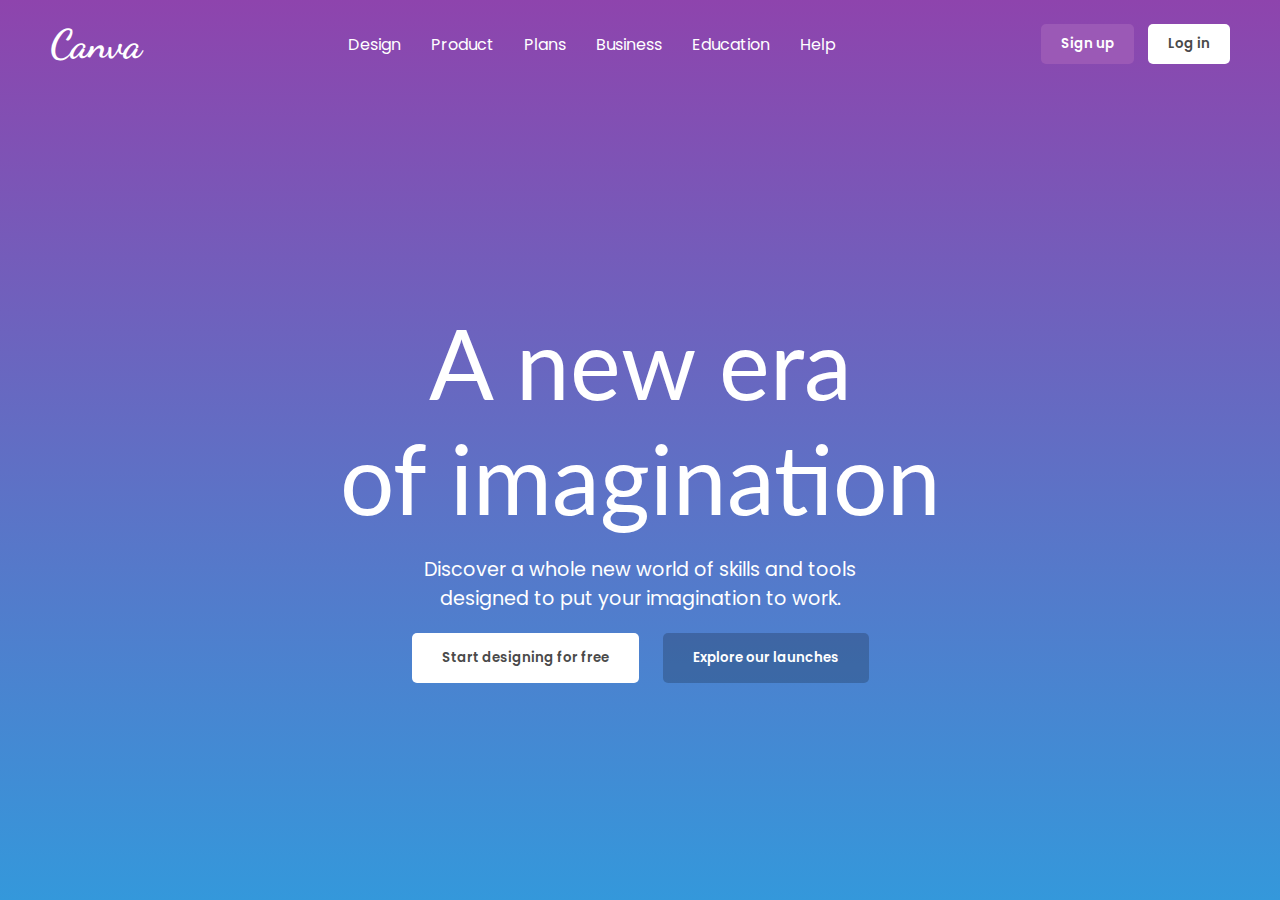
<file: Assignments/Class-05/index.html>
<!DOCTYPE html>
<html lang="en">
<head>
    <meta charset="UTF-8">
    <meta name="viewport" content="width=device-width, initial-scale=1.0">
    <title>Canva</title>
    <link rel="stylesheet" href="style.css">
</head>
<body>
    <header>
        <div class="logo">Canva</div>
        <nav>
            <ul>
                <li><a href="#">Design</a></li>
                <li><a href="#">Product</a></li>
                <li><a href="#">Plans</a></li>
                <li><a href="#">Business</a></li>
                <li><a href="#">Education</a></li>
                <li><a href="#">Help</a></li>
            </ul>
        </nav>
        <div class="auth-buttons">
            <button class="signup">Sign up</button>
            <button class="login">Log in</button>
        </div>
    </header>

    <main>
        <section class="hero">
            <h1>A new era<br>of imagination</h1>
            <p>Discover a whole new world of skills and tools<br>designed to put your imagination to work.</p>
            <div class="cta-buttons">
                <button class="start-designing">Start designing for free</button>
                <button class="explore-launches">Explore our launches</button>
            </div>
        </section>
    </main>
</body>
</html>
</file>
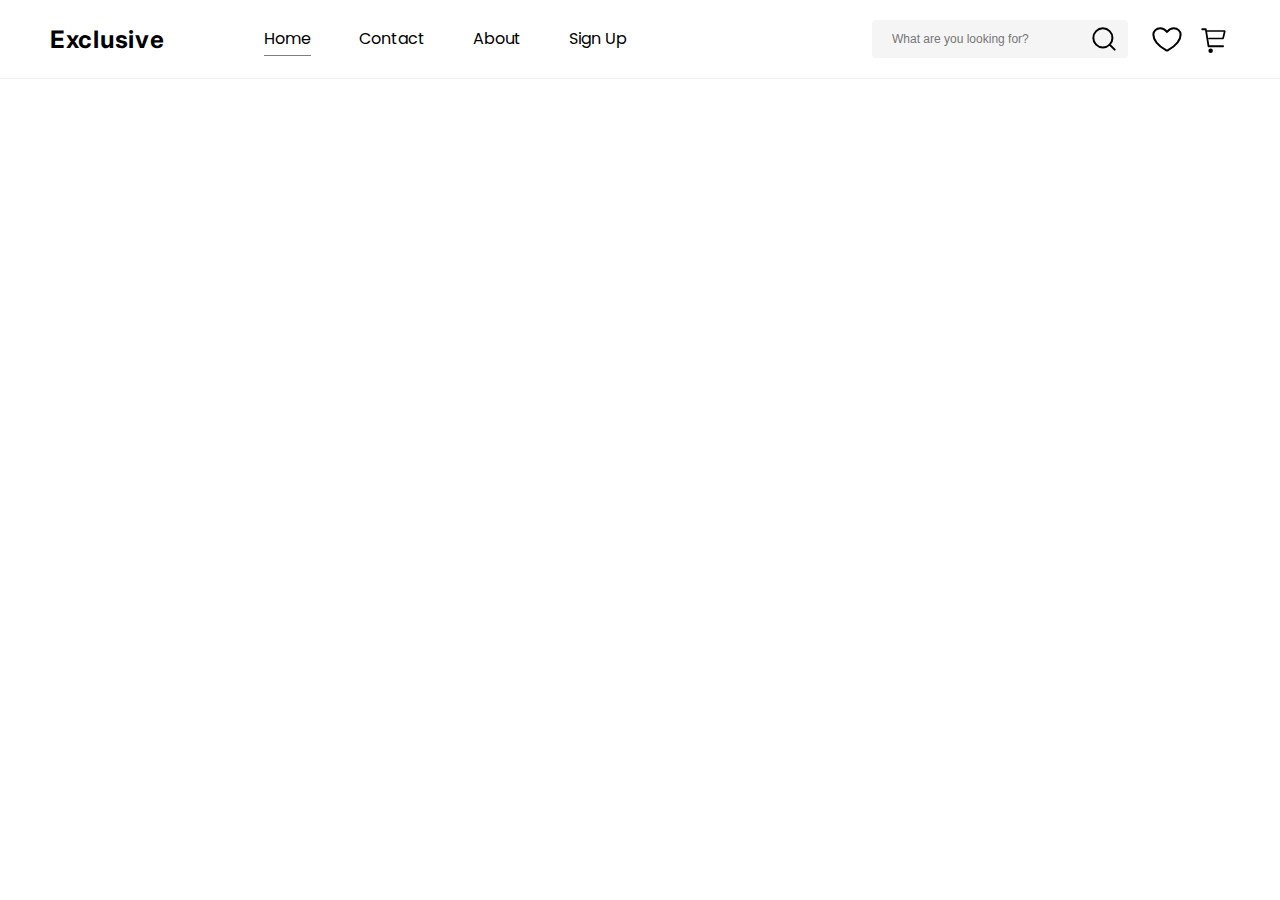
<file: Assignments/Class-07/index.html>
<!DOCTYPE html>
<html lang="en">
  <head>
    <meta charset="UTF-8" />
    <meta name="viewport" content="width=device-width, initial-scale=1.0" />
    <title>Header</title>
    <link rel="stylesheet" href="style.css" />
    <link rel="preconnect" href="https://fonts.googleapis.com" />
    <link rel="preconnect" href="https://fonts.gstatic.com" crossorigin />
    <link
      href="https://fonts.googleapis.com/css2?family=Inter:wght@700&family=Poppins&display=swap"
      rel="stylesheet"
    />
  </head>
  <body>
    <header class="header">
      <div class="header-left">
        <div class="logo">Exclusive</div>
        <nav class="nav">
          <a href="#" class="nav-link active">Home</a>
          <a href="#" class="nav-link">Contact</a>
          <a href="#" class="nav-link">About</a>
          <a href="#" class="nav-link">Sign Up</a>
        </nav>
      </div>
      <div class="header-right">
        <div class="search-bar">
          <input type="text" placeholder="What are you looking for?" />
          <img src="assets/vector3.svg" alt="Search" />
        </div>
        <div class="header-icons">
          <img src="assets/wishlist.svg" alt="Wishlist" height="25px" width="30px"/>
          <div class="cart">
            <img src="assets/vector.svg" class="cart-img" />
            <img src="assets/vector1.svg" class="cart-img-1" />
            <img src="assets/vector2.svg" class="cart-img-2" />
          </div>
        </div>
      </div>
    </header>
  </body>
</html>
</file>
<file: Assignments/Class-05/style.css>
@import url('https://fonts.googleapis.com/css2?family=Dancing+Script:wght@700&family=Lato:wght@300;400&family=Poppins:wght@400;600&display=swap');

html {
    min-height: 100vh;
}

body {
    font-family: 'Poppins', sans-serif;
    margin: 0;
    background: linear-gradient(to bottom, #8e44ad, #3498db) no-repeat;
    color: white;
    text-align: center;
    display: flex;
    flex-direction: column;
    min-height: 100vh;
}

main {
    flex-grow: 1;
    display: flex;
    flex-direction: column;
    justify-content: center;
}

header {
    display: flex;
    justify-content: space-between;
    align-items: center;
    padding: 20px 50px;
}

.logo {
    font-family: 'Dancing Script', cursive;
    font-weight: 700;
    font-size: 2.5em;
}

nav ul {
    list-style: none;
    margin: 0;
    padding: 0;
    display: flex;
}

nav li {
    margin: 0 15px;
}

nav a {
    color: white;
    text-decoration: none;
    font-weight: 400;
}

.auth-buttons button {
    border: none;
    padding: 10px 20px;
    border-radius: 5px;
    font-family: 'Poppins', sans-serif;
    font-weight: 600;
    cursor: pointer;
}

.signup {
    background-color: #9b59b6;
    color: white;
}

.login {
    background-color: white;
    color: #4A4A4A; /* Changed from black to dark gray */
    margin-left: 10px;
}

.hero {
    padding: 20px;
}

.hero h1 {
    font-family: 'Lato', sans-serif;
    font-size: 6em; /* Increased font size */
    margin: 0;
    line-height: 1.2;
    font-weight: 400; /* Thinner font weight */
}

.hero p {
    font-size: 1.2em;
    margin: 20px 0;
}

.cta-buttons button {
    border: none;
    padding: 15px 30px;
    border-radius: 5px;
    font-family: 'Poppins', sans-serif;
    font-weight: 600;
    cursor: pointer;
    margin: 0 10px;
}

.start-designing {
    background-color: white;
    color: #4A4A4A; /* Changed from black to dark gray */
}

.explore-launches {
    background-color: rgba(0, 0, 0, 0.2);
    color: white;
    border: 1px solid white;
}

@media (max-width: 768px) {
    header {
        flex-direction: column;
    }

    nav ul {
        flex-direction: column;
        margin-top: 20px;
    }

    nav li {
        margin: 10px 0;
    }

    .auth-buttons {
        margin-top: 20px;
    }

    .hero h1 {
        font-size: 3em;
    }
}
</file>
<file: Assignments/Class-07/style.css>
* {
  margin: 0;
  padding: 0;
  box-sizing: border-box;
}

body {
  font-family: "Poppins", sans-serif;
  background-color: #ffffff;
}

.header {
  display: flex;
  justify-content: space-between;
  align-items: center;
  padding: 20px 50px;
  border-bottom: 1px solid #f0f0f0;
}

.header-left {
  display: flex;
  align-items: center;
  gap: 100px;
}

.logo {
  font-family: "Inter", sans-serif;
  font-weight: 700;
  font-size: 24px;
  letter-spacing: 0.72px;
}

.nav {
  display: flex;
  gap: 48px;
}

.nav-link {
  text-decoration: none;
  color: #000000;
  font-size: 16px;
  line-height: 24px;
  position: relative;
}

.nav-link.active::after {
  content: "";
  position: absolute;
  bottom: -5px;
  left: 0;
  width: 100%;
  height: 1px;
  background-color: #000000;
  opacity: 0.5;
}

.header-right {
  display: flex;
  align-items: center;
  gap: 24px;
}

.search-bar {
  display: flex;
  align-items: center;
  background-color: #f5f5f5;
  padding: 7px 12px 7px 20px;
  border-radius: 4px;
}

.search-bar input {
  border: none;
  background-color: transparent;
  font-size: 12px;
  line-height: 18px;
  width: 200px;
}

.search-bar input:focus {
  outline: none;
}

.search-bar img {
  width: 24px;
  height: 24px;
}

.header-icons {
  display: flex;
  align-items: center;
  gap: 16px;
}

.header-icons img {
  cursor: pointer;
}

.cart {
  position: relative;
  width: 32px;
  height: 32px;
}

.cart-img,
.cart-img-1,
.cart-img-2 {
  position: absolute;
}

.cart-img {
  inset: 78.13% 62.5% 15.63% 31.25%;
  width: 6.25px;
  height: 6.25px;
  top: 25px;
  left: 10px;
}
.cart-img-1 {
  width: 22.92px;
  height: 20.25px;
  top: 5px;
  left: 3px;
}

.cart-img-2 {
  width: 19.89px;
  height: 10px;
  top: 6.67px;
  left: 8px;
}
</file>
